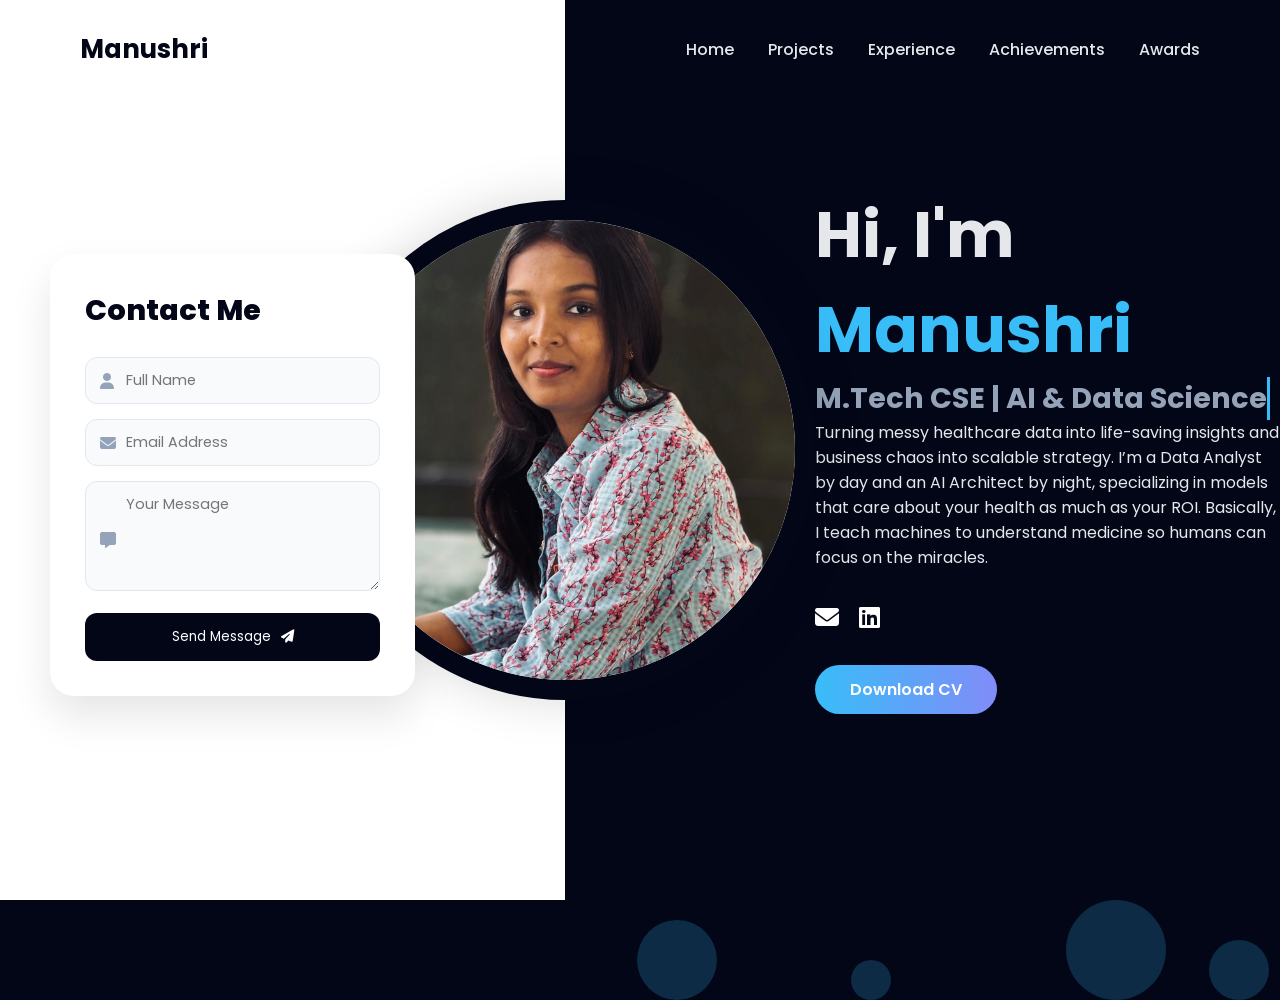
<file: index.html>
<!DOCTYPE html>
<html lang="en">
<head>
    <meta charset="UTF-8">
    <meta name="viewport" content="width=device-width, initial-scale=1.0">
    <title>Manushri Manavalane | Portfolio</title>
    <link rel="stylesheet" href="style.css">
    <link href="https://fonts.googleapis.com/css2?family=Poppins:wght@300;400;600;700&display=swap" rel="stylesheet">
    <link rel="stylesheet" href="https://cdnjs.cloudflare.com/ajax/libs/font-awesome/6.5.0/css/all.min.css">
</head>
<body>

<nav>
    <div class="logo">Manushri</div>
    <div class="nav-links">
        <a href="index.html">Home</a>
        <a href="projects.html">Projects</a>
        <a href="experience.html">Experience</a>
        <a href="achievements.html">Achievements</a>
        <a href="awards.html">Awards</a>
    </div>
</nav>

<section class="hero-split">
    <div class="left-side">
    <div class="contact-container">
        <h3 class="contact-title">Contact Me</h3>
        <form id="contact-form" action="https://formspree.io/f/xaqbevpy" method="POST" class="contact-form">
            <div class="input-box">
                <i class="fa-solid fa-user"></i>
                <input type="text" name="name" placeholder="Full Name" required>
            </div>
            <div class="input-box">
                <i class="fa-solid fa-envelope"></i>
                <input type="email" name="_replyto" placeholder="Email Address" required>
            </div>
            <div class="input-box">
                <i class="fa-solid fa-message"></i>
                <textarea name="message" placeholder="Your Message" rows="4" required></textarea>
            </div>
            <button type="submit" id="submit-btn" class="send-btn">
                <span>Send Message</span>
                <i class="fa-solid fa-paper-plane"></i>
            </button>
            <div id="form-status" class="status-msg"></div>
        </form>
    </div>

    <div class="profile-circle">
        <img src="images/profile.jpg" alt="Manushri Manavalane">
    </div>
</div>

    <div class="profile-circle">
        <img src="images/profile.jpg" alt="Manushri Manavalane">
    </div>
</div>

<script>
    const form = document.getElementById('contact-form');
    const status = document.getElementById('form-status');
    const btn = document.getElementById('submit-btn');

    form.addEventListener("submit", async function(event) {
        event.preventDefault();
        btn.disabled = true;
        btn.innerHTML = "Sending...";
        
        const data = new FormData(event.target);
        fetch(event.target.action, {
            method: form.method,
            body: data,
            headers: { 'Accept': 'application/json' }
        }).then(response => {
            if (response.ok) {
                status.innerHTML = "Thanks! Message sent successfully.";
                status.classList.add("success");
                form.reset();
            } else {
                status.innerHTML = "Oops! There was a problem.";
                status.classList.add("error");
            }
            btn.disabled = false;
            btn.innerHTML = "Send Message <i class='fa-solid fa-paper-plane'></i>";
        }).catch(error => {
            status.innerHTML = "Oops! Error connecting to server.";
            btn.disabled = false;
        });
    });
</script>

    <div class="profile-circle">
        <img src="images/profile.jpg" alt="Manushri Manavalane">
    </div>
</div>

    <div class="right-side">
        <div class="bubbles">
            <div class="bubble"></div>
            <div class="bubble"></div>
            <div class="bubble"></div>
            <div class="bubble"></div>
            <div class="bubble"></div>
        </div>

        <div class="hero-content">
            <h1>Hi, I'm <span>Manushri</span></h1>
            <h2 class="typing-text">M.Tech CSE | AI & Data Science</h2>
            <p>
                Turning messy healthcare data into life-saving insights and business chaos into scalable strategy. I’m a Data Analyst by day and an AI Architect by night, specializing in models that care about your health as much as your ROI. Basically, I teach machines to understand medicine so humans can focus on the miracles.
            </p>
            
            <div class="social-icons">
                <a href="mailto:manushri.m21@gmail.com"><i class="fa-solid fa-envelope"></i></a>
                <a href="https://linkedin.com/in/manushri-manavalane" target="_blank"><i class="fa-brands fa-linkedin"></i></a>
                
            </div>

            <a href="Manushri_CV.pdf" download="Manushri_Manavalane_CV" target="_blank" class="btn-download">
    Download CV
</a>
        </div>
    </div>
</section>

</body>
</html>
</file>
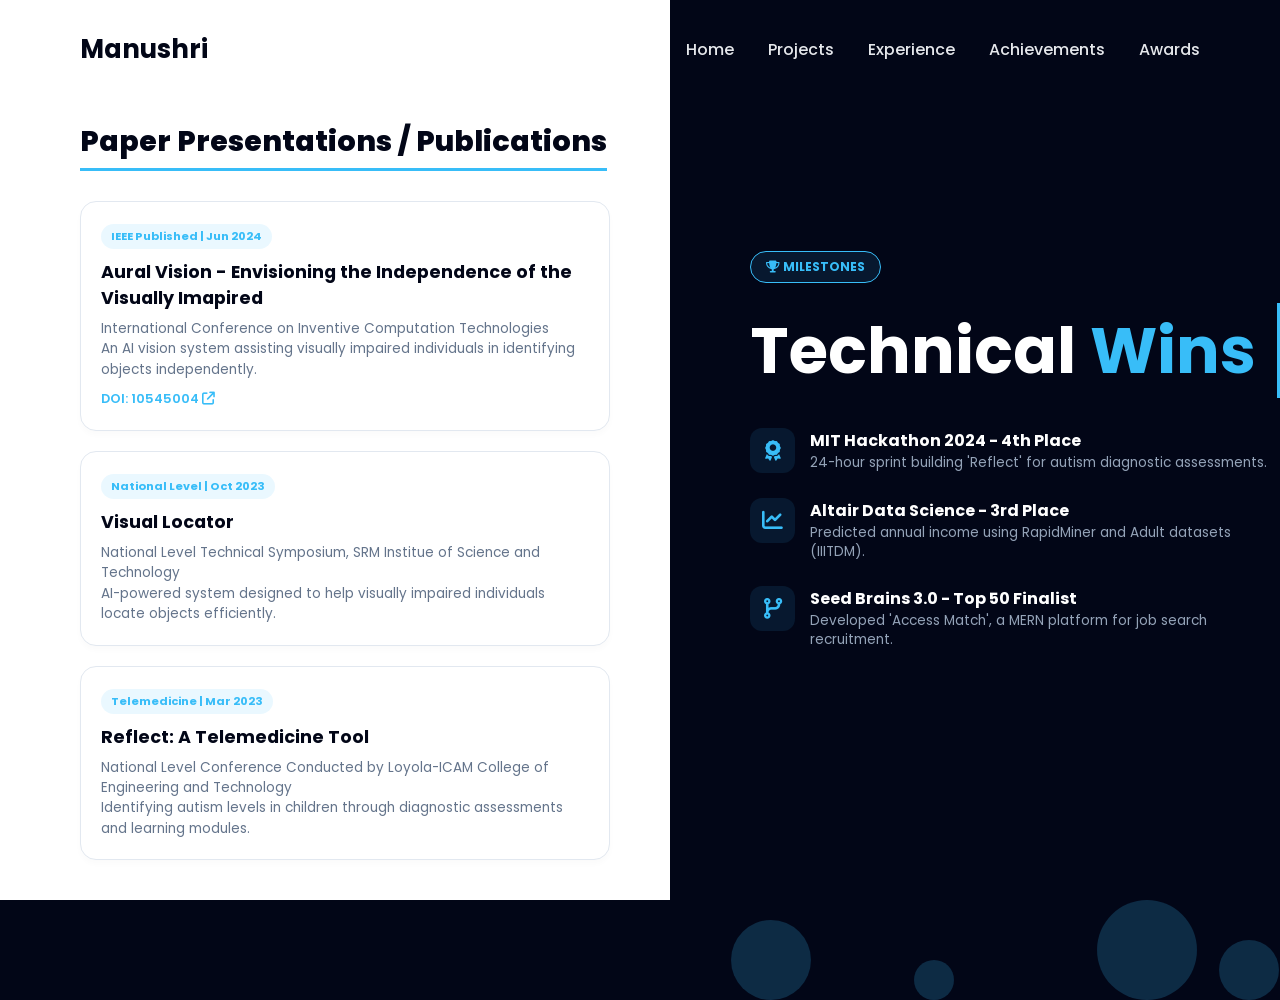
<file: achievements.html>
<!DOCTYPE html>
<html lang="en">
<head>
    <meta charset="UTF-8">
    <meta name="viewport" content="width=device-width, initial-scale=1.0">
    <title>Achievements | Manushri Manavalane</title>
    <link rel="stylesheet" href="style.css">
    <link rel="stylesheet" href="achievements.css">
    <link href="https://fonts.googleapis.com/css2?family=Poppins:wght@300;400;600;700&display=swap" rel="stylesheet">
    <link rel="stylesheet" href="https://cdnjs.cloudflare.com/ajax/libs/font-awesome/6.5.0/css/all.min.css">
</head>
<body class="no-scroll-ach">

<nav class="awards-nav">
    <div class="logo">Manushri</div>
    <div class="nav-links">
        <a href="index.html">Home</a>
        <a href="projects.html">Projects</a>
        <a href="experience.html">Experience</a>
        <a href="achievements.html" class="active">Achievements</a>
        <a href="awards.html">Awards</a>
    </div>
</nav>

<section class="hero-split">
    <div class="left-side ach-container-left">
        <div class="ordered-content">
            <h2 class="section-heading">Paper Presentations / Publications</h2>
            
            <div class="paper-list">
                <div class="paper-card">
                    <div class="paper-info">
                        <span class="paper-tag">IEEE Published | Jun 2024</span>
                        <h4>Aural Vision - Envisioning the Independence of the Visually Imapired</h4>
                        <p>International Conference on Inventive Computation Technologies</p>
                        <p>An AI vision system assisting visually impaired individuals in identifying objects independently.</p>
                        <a href="https://ieeexplore.ieee.org/abstract/document/10545004/" target="_blank" class="paper-link">DOI: 10545004 <i class="fa-solid fa-arrow-up-right-from-square"></i></a>
                    </div>
                </div>

                <div class="paper-card">
                    <div class="paper-info">
                        <span class="paper-tag">National Level | Oct 2023</span>
                        <h4>Visual Locator</h4>
                        <p>National Level Technical Symposium, SRM Institue of Science and Technology</p>
                        <p>AI-powered system designed to help visually impaired individuals locate objects efficiently.</p>
                    </div>
                </div>

                <div class="paper-card">
                    <div class="paper-info">
                        <span class="paper-tag">Telemedicine | Mar 2023</span>
                        <h4>Reflect: A Telemedicine Tool</h4>
                        <p>National Level Conference Conducted by Loyola-ICAM College of Engineering and Technology</p>
                        <p>Identifying autism levels in children through diagnostic assessments and learning modules.</p>
                    </div>
                </div>
            </div>
        </div>
    </div>

    <div class="right-side ach-container-right">
        <div class="bubbles">
            <div class="bubble"></div>
            <div class="bubble"></div>
            <div class="bubble"></div>
            <div class="bubble"></div>
        </div>

        <div class="hero-content">
            <div class="star-pill-static">
                <i class="fa-solid fa-trophy"></i> MILESTONES
            </div>
            <h1 class="ach-typing">Technical <span>Wins</span></h1>
            
            <div class="milestone-list">
                <div class="m-item">
                    <div class="m-icon"><i class="fa-solid fa-award"></i></div>
                    <div class="m-text">
                        <strong>MIT Hackathon 2024 - 4th Place</strong>
                        <p>24-hour sprint building 'Reflect' for autism diagnostic assessments.</p>
                    </div>
                </div>

                <div class="m-item">
                    <div class="m-icon"><i class="fa-solid fa-chart-line"></i></div>
                    <div class="m-text">
                        <strong>Altair Data Science - 3rd Place</strong>
                        <p>Predicted annual income using RapidMiner and Adult datasets (IIITDM).</p>
                    </div>
                </div>

                <div class="m-item">
                    <div class="m-icon"><i class="fa-solid fa-code-branch"></i></div>
                    <div class="m-text">
                        <strong>Seed Brains 3.0 - Top 50 Finalist</strong>
                        <p>Developed 'Access Match', a MERN platform for job search recruitment.</p>
                    </div>
                </div>
            </div>
        </div>
    </div>
</section>

</body>
</html>
</file>
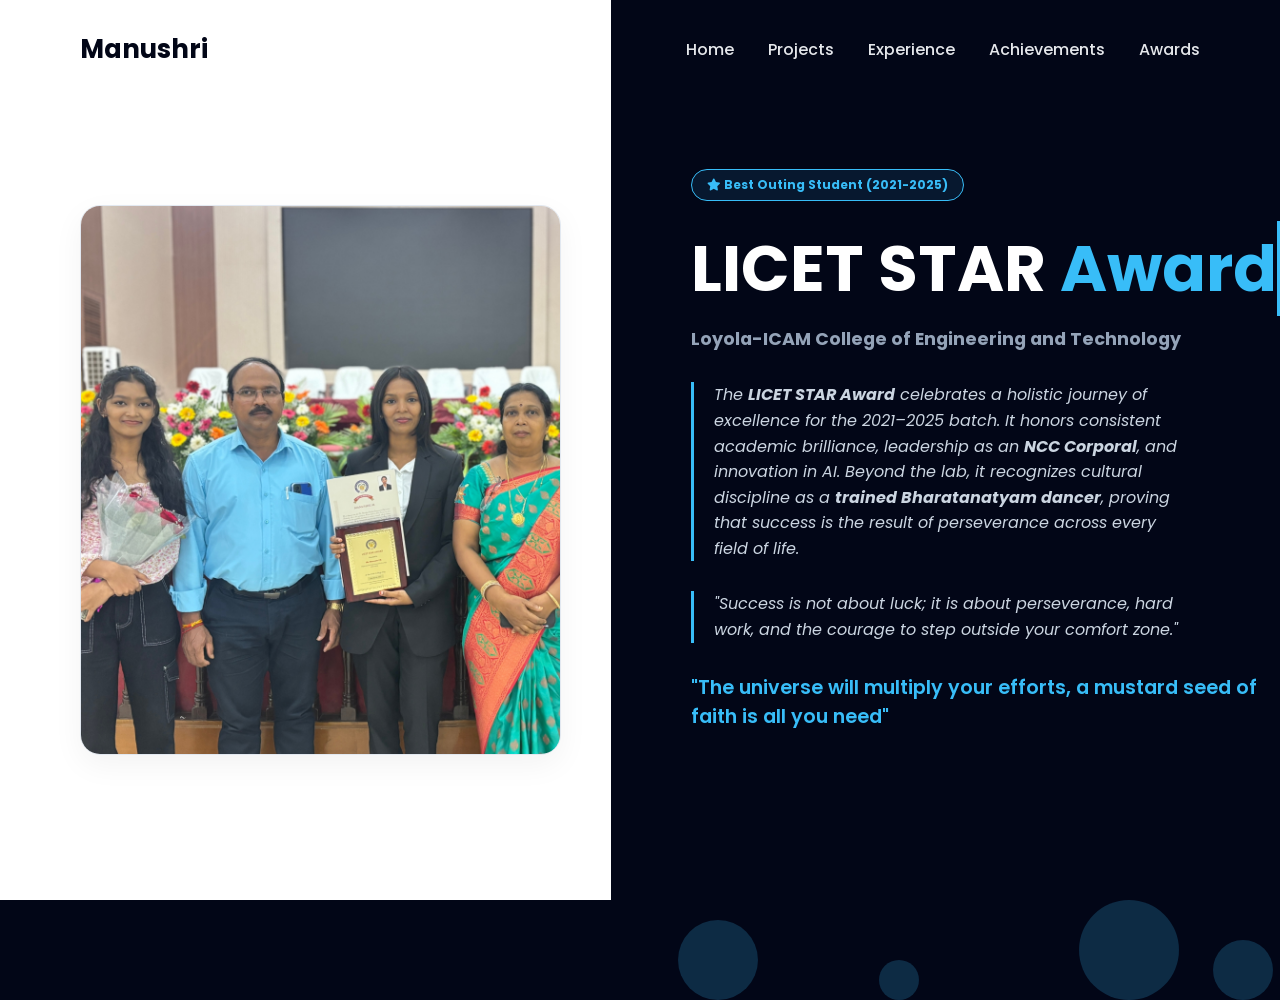
<file: awards.html>
<!DOCTYPE html>
<html lang="en">
<head>
    <meta charset="UTF-8">
    <meta name="viewport" content="width=device-width, initial-scale=1.0">
    <title>Awards | Manushri Manavalane</title>
    <link rel="stylesheet" href="style.css">
    <link href="https://fonts.googleapis.com/css2?family=Poppins:wght@300;400;600;700&display=swap" rel="stylesheet">
    <link rel="stylesheet" href="https://cdnjs.cloudflare.com/ajax/libs/font-awesome/6.5.0/css/all.min.css">
</head>
<body class="no-scroll-awards">

<nav class="awards-nav">
    <div class="logo">Manushri</div>
    <div class="nav-links">
        <a href="index.html">Home</a>
        <a href="projects.html">Projects</a>
        <a href="experience.html">Experience</a>
        <a href="achievements.html">Achievements</a>
        <a href="awards.html" class="active">Awards</a>
    </div>
</nav>

<section class="hero-split">
    <div class="left-side awards-images-container">
    
    <div class="award-image-frame">
        <img src="images/award1.jpg" alt="Award 3">
    </div>
</div>

    <div class="right-side awards-text-side">
        <div class="bubbles">
            <div class="bubble"></div>
            <div class="bubble"></div>
            <div class="bubble"></div>
            <div class="bubble"></div>
            <div class="bubble"></div>
        </div>

        <div class="hero-content">
            <div class="star-pill-static">
                <i class="fa-solid fa-star"></i> Best Outing Student (2021-2025)
            </div>
            <h1 class="award-typing">LICET STAR <span>Award</span></h1>
            <h3 class="college-sub">Loyola-ICAM College of Engineering and Technology</h3>
            <div class="speech-box-right">
        <p>
            The <strong>LICET STAR Award</strong> celebrates a holistic journey of excellence for the 2021–2025 batch. 
            It honors consistent academic brilliance, leadership as an <strong>NCC Corporal</strong>, 
            and innovation in AI. Beyond the lab, it recognizes cultural discipline as a 
            <strong>trained Bharatanatyam dancer</strong>, proving that success is the result of 
            perseverance across every field of life.
        </p>
    </div>
            <div class="speech-box-right">
                <p>"Success is not about luck; it is about perseverance, hard work, and the courage to step outside your comfort zone."</p>
            </div>

            <div class="kural-box-right">
                <p class="tamil">"The universe will multiply your efforts, a mustard seed of faith is all you need"</p>
                
            </div>
        </div>
    </div>
</section>

</body>
</html>
</file>
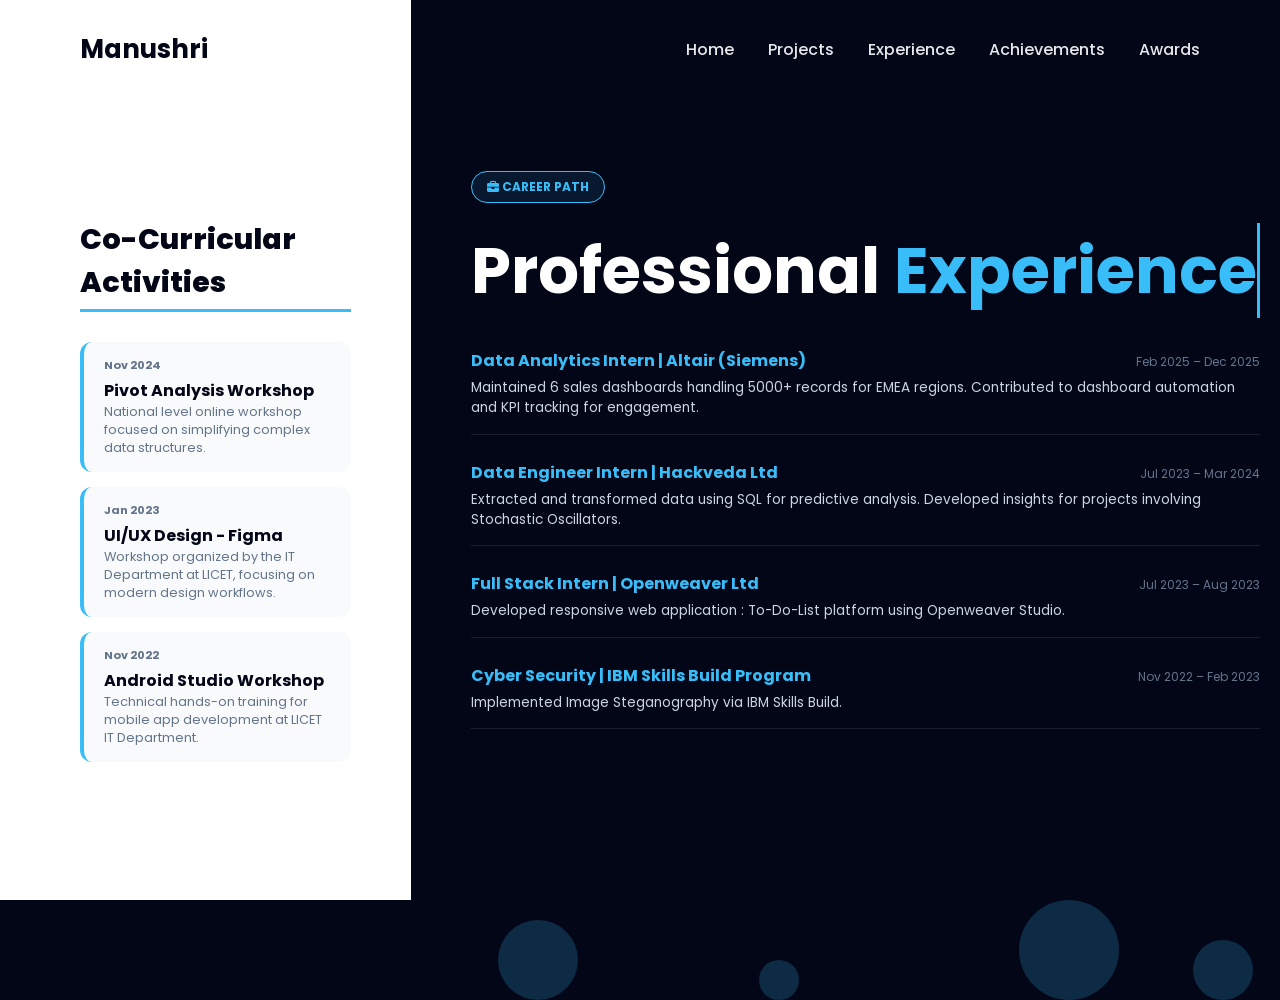
<file: experience.html>
<!DOCTYPE html>
<html lang="en">
<head>
    <meta charset="UTF-8">
    <meta name="viewport" content="width=device-width, initial-scale=1.0">
    <title>Experience | Manushri Manavalane</title>
    <link rel="stylesheet" href="style.css">
    <link rel="stylesheet" href="experience.css">
    <link href="https://fonts.googleapis.com/css2?family=Poppins:wght@300;400;600;700&display=swap" rel="stylesheet">
    <link rel="stylesheet" href="https://cdnjs.cloudflare.com/ajax/libs/font-awesome/6.5.0/css/all.min.css">
</head>
<body class="no-scroll-exp">

<nav class="awards-nav">
    <div class="logo">Manushri</div>
    <div class="nav-links">
        <a href="index.html">Home</a>
        <a href="projects.html">Projects</a>
        <a href="experience.html" class="active">Experience</a>
        <a href="achievements.html">Achievements</a>
        <a href="awards.html">Awards</a>
    </div>
</nav>

<section class="hero-split">
    <div class="left-side exp-container-left">
        <div class="ordered-content">
            <h2 class="section-heading">Co-Curricular Activities</h2>
            
            <div class="activity-list">
                <div class="activity-card">
                    <span class="date-tag">Nov 2024</span>
                    <h4>Pivot Analysis Workshop</h4>
                    <p>National level online workshop focused on simplifying complex data structures.</p>
                </div>

                <div class="activity-card">
                    <span class="date-tag">Jan 2023</span>
                    <h4>UI/UX Design - Figma</h4>
                    <p>Workshop organized by the IT Department at LICET, focusing on modern design workflows.</p>
                </div>

                <div class="activity-card">
                    <span class="date-tag">Nov 2022</span>
                    <h4>Android Studio Workshop</h4>
                    <p>Technical hands-on training for mobile app development at LICET IT Department.</p>
                </div>
            </div>
        </div>
    </div>

    <div class="right-side exp-container-right">
        <div class="bubbles">
            <div class="bubble"></div>
            <div class="bubble"></div>
            <div class="bubble"></div>
            <div class="bubble"></div>
        </div>

        <div class="hero-content scrollable-exp">
            <div class="star-pill-static">
                <i class="fa-solid fa-briefcase"></i> CAREER PATH
            </div>
            <h1 class="exp-typing">Professional <span>Experience</span></h1>
            
            <div class="work-timeline">
                <div class="work-item">
                    <div class="work-header">
                        <strong>Data Analytics Intern | Altair (Siemens)</strong>
                        <span>Feb 2025 – Dec 2025</span>
                    </div>
                    <p>Maintained 6 sales dashboards handling 5000+ records for EMEA regions. Contributed to dashboard automation and KPI tracking for engagement.</p>
                </div>

                <div class="work-item">
                    <div class="work-header">
                        <strong>Data Engineer Intern | Hackveda Ltd</strong>
                        <span>Jul 2023 – Mar 2024</span>
                    </div>
                    <p>Extracted and transformed data using SQL for predictive analysis. Developed insights for projects involving Stochastic Oscillators.</p>
                </div>

                <div class="work-item">
                    <div class="work-header">
                        <strong>Full Stack Intern | Openweaver Ltd</strong>
                        <span>Jul 2023 – Aug 2023</span>
                    </div>
                    <p>Developed responsive web application : To-Do-List platform using Openweaver Studio.</p>
                </div>

                <div class="work-item">
                    <div class="work-header">
                        <strong>Cyber Security | IBM Skills Build Program</strong>
                        <span>Nov 2022 – Feb 2023</span>
                    </div>
                    <p>Implemented Image Steganography via IBM Skills Build.</p>
                </div>
            </div>
        </div>
    </div>
</section>

</body>
</html>
</file>
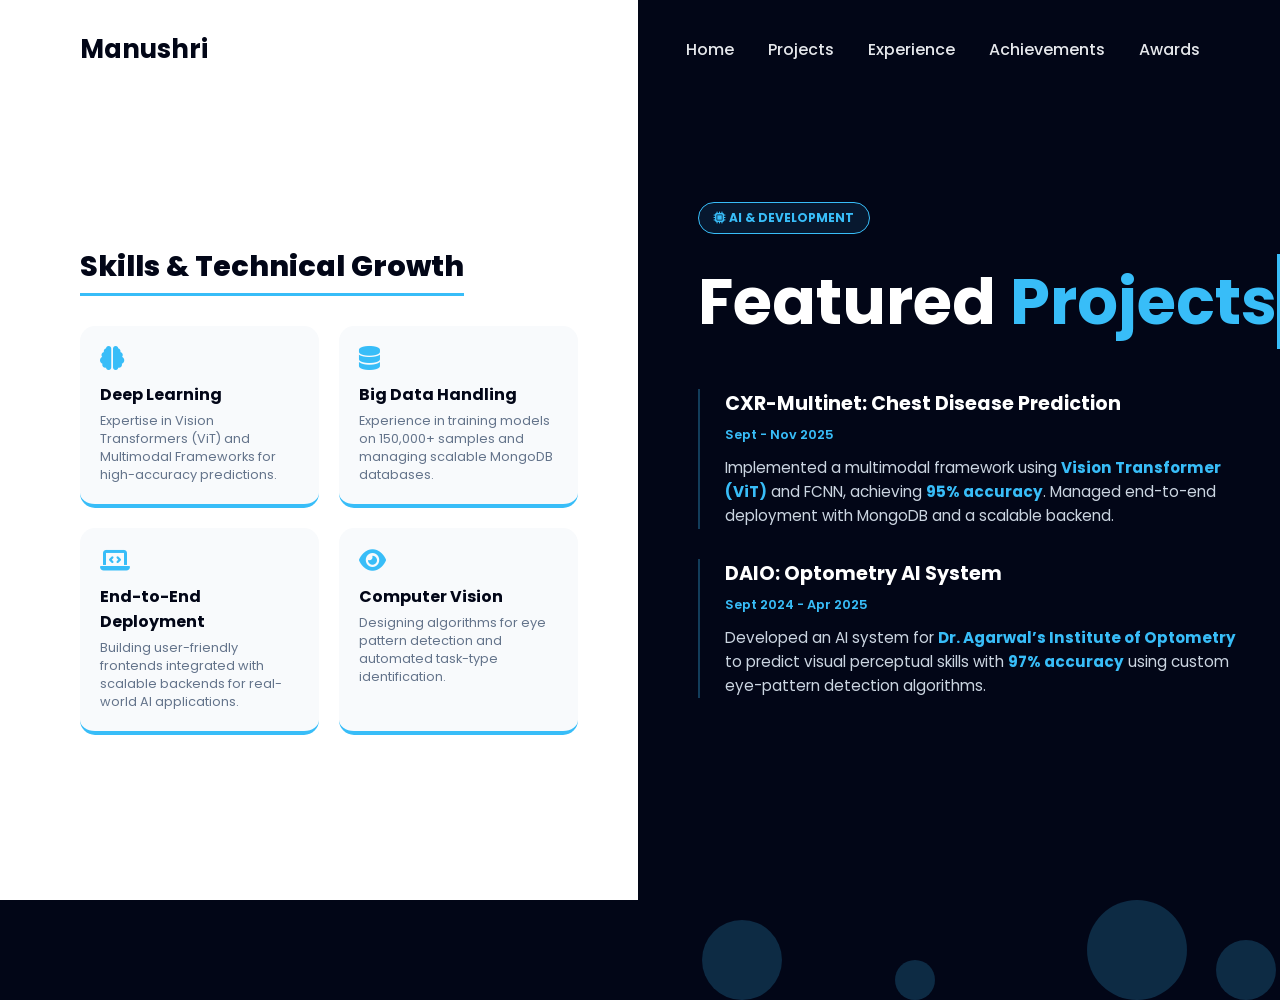
<file: projects.html>
<!DOCTYPE html>
<html lang="en">
<head>
    <meta charset="UTF-8">
    <meta name="viewport" content="width=device-width, initial-scale=1.0">
    <title>Projects | Manushri Manavalane</title>
    <link rel="stylesheet" href="style.css">
    <link rel="stylesheet" href="projects.css">
    <link href="https://fonts.googleapis.com/css2?family=Poppins:wght@300;400;600;700&display=swap" rel="stylesheet">
    <link rel="stylesheet" href="https://cdnjs.cloudflare.com/ajax/libs/font-awesome/6.5.0/css/all.min.css">
</head>
<body class="no-scroll-proj">

<nav class="awards-nav">
    <div class="logo">Manushri</div>
    <div class="nav-links">
        <a href="index.html">Home</a>
        <a href="projects.html" class="active">Projects</a>
        <a href="experience.html">Experience</a>
        <a href="achievements.html">Achievements</a>
        <a href="awards.html">Awards</a>
    </div>
</nav>

<section class="hero-split">
    <div class="left-side proj-container-left">
        <div class="ordered-content">
            <h2 class="section-heading">Skills & Technical Growth</h2>
            
            <div class="skill-grid">
                <div class="skill-card">
                    <i class="fa-solid fa-brain"></i>
                    <h4>Deep Learning</h4>
                    <p>Expertise in Vision Transformers (ViT) and Multimodal Frameworks for high-accuracy predictions.</p>
                </div>

                <div class="skill-card">
                    <i class="fa-solid fa-database"></i>
                    <h4>Big Data Handling</h4>
                    <p>Experience in training models on 150,000+ samples and managing scalable MongoDB databases.</p>
                </div>

                <div class="skill-card">
                    <i class="fa-solid fa-laptop-code"></i>
                    <h4>End-to-End Deployment</h4>
                    <p>Building user-friendly frontends integrated with scalable backends for real-world AI applications.</p>
                </div>

                <div class="skill-card">
                    <i class="fa-solid fa-eye"></i>
                    <h4>Computer Vision</h4>
                    <p>Designing algorithms for eye pattern detection and automated task-type identification.</p>
                </div>
            </div>
        </div>
    </div>

    <div class="right-side proj-container-right">
        <div class="bubbles">
            <div class="bubble"></div>
            <div class="bubble"></div>
            <div class="bubble"></div>
            <div class="bubble"></div>
        </div>

        <div class="hero-content">
            <div class="star-pill-static">
                <i class="fa-solid fa-microchip"></i> AI & DEVELOPMENT
            </div>
            <h1 class="proj-typing">Featured <span>Projects</span></h1>
            
            <div class="project-list">
                <div class="proj-item">
                    <div class="proj-header">
                        <strong>CXR-Multinet: Chest Disease Prediction</strong>
                        <span>Sept - Nov 2025</span>
                    </div>
                    <p>Implemented a multimodal framework using <strong>Vision Transformer (ViT)</strong> and FCNN, achieving <strong>95% accuracy</strong>. Managed end-to-end deployment with MongoDB and a scalable backend.</p>
                </div>

                <div class="proj-item">
                    <div class="proj-header">
                        <strong>DAIO: Optometry AI System</strong>
                        <span>Sept 2024 - Apr 2025</span>
                    </div>
                    <p>Developed an AI system for <strong>Dr. Agarwal’s Institute of Optometry</strong> to predict visual perceptual skills with <strong>97% accuracy</strong> using custom eye-pattern detection algorithms.</p>
                </div>
            </div>
        </div>
    </div>
</section>

</body>
</html>
</file>
<file: style.css>
* {
    margin: 0;
    padding: 0;
    box-sizing: border-box;
    font-family: 'Poppins', sans-serif;
}

body {
    background: #020617;
    color: #e5e7eb;
    overflow-x: hidden;
}

/* --- NAVIGATION --- */
nav {
    display: flex;
    justify-content: space-between;
    align-items: center;
    padding: 30px 80px;
    position: absolute;
    width: 100%;
    z-index: 100;
}

.logo {
    font-size: 1.6rem;
    font-weight: 700;
    color: #020617; 
}

.nav-links a {
    color: #e5e7eb;
    text-decoration: none;
    margin-left: 30px;
    font-weight: 500;
    transition: 0.3s;
}

.nav-links a:hover {
    color: #38bdf8;
}

/* --- HERO SPLIT --- */
.hero-split {
    display: flex;
    height: 100vh;
    width: 100%;
}

.left-side {
    flex: 1;
    background: #ffffff;
    position: relative;
    z-index: 5;
}

.right-side {
    flex: 1;
    background: #020617;
    display: flex;
    align-items: center;
    padding-left: 250px; /* Space for the overlapping circle */
    position: relative;
    z-index: 1;
}

/* --- PROFILE CIRCLE (The Native Look) --- */
.profile-circle {
    width: 500px;
    height: 500px;
    border-radius: 50%;
    border: 20px solid #020617; 
    overflow: hidden;
    position: absolute;
    right: -250px; /* Anchors it exactly on the split line */
    top: 50%;
    transform: translateY(-50%);
    box-shadow: 0 0 50px rgba(0,0,0,0.15);
    background: #fff;
}

.profile-circle img {
    width: 100%;
    height: 100%;
    object-fit: cover;
}

/* --- CONTENT --- */
.hero-content {
    position: relative;
    z-index: 10; /* Ensures text is above bubbles */
}

.hero-content h1 {
    font-size: 4rem;
    font-weight: 700;
}

.hero-content h1 span {
    color: #38bdf8;
}

.typing-text {
    font-size: 1.8rem;
    color: #94a3b8;
    border-right: 3px solid #38bdf8;
    width: fit-content;
    white-space: nowrap;
    overflow: hidden;
    animation: typing 4s steps(30) infinite alternate, blink 0.7s infinite;
}

/* --- BUBBLES (Fixed Visibility) --- */
.bubbles {
    position: absolute;
    top: 0;
    left: 0;
    width: 100%;
    height: 100%;
    z-index: 2; /* Sits between background and text */
    pointer-events: none;
}

.bubble {
    position: absolute;
    bottom: -100px;
    background: rgba(56, 189, 248, 0.2); /* Higher opacity to be seen */
    border-radius: 50%;
    animation: floatUp 10s infinite ease-in;
}

.bubble:nth-child(1) { left: 10%; width: 80px; height: 80px; animation-delay: 0s; }
.bubble:nth-child(2) { left: 40%; width: 40px; height: 40px; animation-delay: 2s; }
.bubble:nth-child(3) { left: 70%; width: 100px; height: 100px; animation-delay: 4s; }
.bubble:nth-child(4) { left: 90%; width: 60px; height: 60px; animation-delay: 1s; }

@keyframes floatUp {
    0% { transform: translateY(0); opacity: 0; }
    30% { opacity: 0.5; }
    100% { transform: translateY(-110vh); opacity: 0; }
}

@keyframes typing { from { width: 0 } to { width: 100% } }
@keyframes blink { 50% { border-color: transparent } }

/* --- SOCIAL & BUTTON --- */
.social-icons { display: flex; gap: 20px; margin: 30px 0; }
.social-icons a { color: white; font-size: 1.5rem; transition: 0.3s; }
.social-icons a:hover { color: #38bdf8; transform: translateY(-5px); }

.btn-download {
    padding: 12px 35px;
    background: linear-gradient(to right, #38bdf8, #818cf8);
    color: white;
    text-decoration: none;
    border-radius: 50px;
    font-weight: 600;
    display: inline-block;
}
/* --- UPDATED CONTACT FORM LAYOUT --- */
.left-side {
    display: flex;
    align-items: center; /* Vertically centers the card */
    justify-content: center; /* Horizontally centers the card in its half */
    padding: 100px 50px 50px 50px; /* Top padding prevents overlap with the logo */
    position: relative;
    z-index: 5;
}

.contact-container {
    width: 100%;
    max-width: 380px;
    padding: 35px;
    background: #ffffff;
    border-radius: 24px;
    /* Added a stronger shadow to make the card "pop" from the white background */
    box-shadow: 0 20px 40px rgba(0, 0, 0, 0.1);
    z-index: 20;
    position: relative;
    margin-right: 100px; /* Pushes the card away from the profile circle line */
}

.contact-title {
    font-size: 1.8rem;
    color: #020617;
    margin-bottom: 25px;
    font-weight: 800;
    text-align: left;
}

.input-box {
    position: relative;
    margin-bottom: 15px;
}

/* Positioning icons inside the boxes */
.input-box i {
    position: absolute;
    left: 15px;
    top: 50%;
    transform: translateY(-50%);
    color: #94a3b8;
}

.input-box textarea ~ i {
    top: 25px;
}

.input-box input, 
.input-box textarea {
    width: 100%;
    padding: 12px 15px 12px 40px;
    border: 1px solid #e2e8f0;
    border-radius: 12px;
    background: #f8fafc;
    font-size: 0.9rem;
    outline: none;
}

.send-btn {
    width: 100%;
    padding: 14px;
    background: #020617;
    color: white;
    border: none;
    border-radius: 12px;
    display: flex;
    justify-content: center;
    align-items: center;
    gap: 10px;
    cursor: pointer;
    transition: 0.3s;
}

.send-btn:hover {
    background: #38bdf8;
}

/* Ensure Logo and Nav don't overlap the card */
nav {
    z-index: 100;
}

.logo {
    color: #020617 !important;
    font-weight: 700;
}

/* Responsive fix: If the screen is too small, stack them */
@media (max-width: 1200px) {
    .contact-container {
        margin-right: 150px; /* Increased margin for mid-sized screens */
        max-width: 320px;
    }
}
/* --- AWARDS PAGE: INVERTED HOMOGENEOUS LOOK --- */

.no-scroll-awards {
    overflow: hidden;
    height: 100vh;
    background: #020617;
}

/* White Side Image Grid */
.awards-images-container {
    display: flex;
    flex-direction: column;
    justify-content: center;
    gap: 20px;
    padding: 100px 50px 40px 80px;
}

.award-image-frame {
    flex: 1;
    width: 100%;
    max-height: 550px;
    border-radius: 20px;
    overflow: hidden;
    border: 1px solid #e2e8f0;
    box-shadow: 0 10px 30px rgba(0,0,0,0.05);
}

.award-image-frame img {
    width: 100%;
    height: 100%;
    object-fit: cover;
    transition: transform 0.5s ease; /* Hover zoom effect */
}

.award-image-frame:hover img {
    transform: scale(1.1); /* Slight zoom on hover */
}

/* Navigation Visibility on Split */
.awards-nav {
    background: transparent;
    border: none;
}

.awards-nav .logo { color: #020617 !important; }
.awards-nav .nav-links a { color: #e5e7eb; }

/* Right Side Text Content */
.awards-text-side {
    padding-left: 80px !important;
}

.star-pill-static {
    display: inline-block;
    padding: 6px 15px;
    background: rgba(56, 189, 248, 0.1);
    color: #38bdf8;
    border: 1px solid #38bdf8;
    border-radius: 50px;
    font-size: 0.75rem;
    font-weight: 700;
    margin-bottom: 20px;
}

/* Typing Animation for Award Name */
.award-typing {
    font-size: 3.2rem;
    color: #ffffff;
    border-right: 3px solid #38bdf8;
    width: fit-content;
    white-space: nowrap;
    overflow: hidden;
    animation: typing 3.5s steps(25) forwards, blink 0.7s infinite;
}

.college-sub {
    color: #94a3b8;
    font-size: 1.1rem;
    margin: 10px 0 30px;
}

.speech-box-right {
    border-left: 3px solid #38bdf8;
    padding-left: 20px;
    margin-bottom: 30px;
    max-width: 500px;
}

.speech-box-right p {
    font-style: italic;
    color: #cbd5e1;
    font-size: 1rem;
    line-height: 1.6;
}

.kural-box-right .tamil {
    color: #38bdf8;
    font-size: 1.2rem;
    font-weight: 600;
}

.kural-box-right .translation {
    color: #64748b;
    font-size: 0.85rem;
    margin-top: 5px;
}

/* Responsive Fixes */
@media (max-height: 850px) {
    .award-typing { font-size: 2.5rem; }
    .award-image-frame { max-height: 280px; }
}

@media (max-width: 900px) {
    .no-scroll-awards { overflow-y: auto; height: auto; }
    .hero-split { flex-direction: column; height: auto; }
    .award-typing { white-space: normal; width: auto; border: none; animation: none; }
}
</file>
<file: achievements.css>
/* --- ACHIEVEMENTS PAGE: ORDERED LIST STYLE --- */

.no-scroll-ach {
    overflow: hidden;
    height: 100vh;
}

/* LEFT SIDE: Paper Presentations */
.ach-container-left {
    padding: 120px 60px 40px 80px !important; /* Extra top padding for Nav */
    display: flex;
    flex-direction: column;
    justify-content: center;
}

.section-heading {
    font-size: 1.8rem;
    color: #020617;
    font-weight: 800;
    margin-bottom: 30px;
    border-bottom: 3px solid #38bdf8;
    width: fit-content;
    padding-bottom: 5px;
}

.paper-list {
    display: flex;
    flex-direction: column;
    gap: 20px;
}

.paper-card {
    background: #ffffff;
    padding: 20px;
    border-radius: 16px;
    border: 1px solid #e2e8f0;
    transition: all 0.3s ease;
    box-shadow: 0 4px 6px rgba(0,0,0,0.02);
}

.paper-card:hover {
    transform: translateX(10px); /* Subtle slide right on hover */
    border-color: #38bdf8;
    box-shadow: 0 10px 20px rgba(0,0,0,0.05);
}

.paper-tag {
    font-size: 0.7rem;
    font-weight: 700;
    color: #38bdf8;
    background: rgba(56, 189, 248, 0.1);
    padding: 4px 10px;
    border-radius: 50px;
    display: inline-block;
    margin-bottom: 10px;
}

.paper-card h4 {
    color: #020617;
    font-size: 1.1rem;
    margin-bottom: 8px;
}

.paper-card p {
    color: #64748b;
    font-size: 0.85rem;
    line-height: 1.5;
}

.paper-link {
    display: inline-block;
    margin-top: 10px;
    color: #38bdf8;
    font-size: 0.8rem;
    text-decoration: none;
    font-weight: 600;
}

/* RIGHT SIDE: Technical Wins (Matching Homogeneity) */
.ach-container-right {
    padding-left: 80px !important;
}

.ach-typing {
    font-size: 3.2rem;
    color: #ffffff;
    border-right: 3px solid #38bdf8;
    width: fit-content;
    white-space: nowrap;
    overflow: hidden;
    animation: typing 3.5s steps(25) forwards, blink 0.7s infinite;
}

.milestone-list {
    margin-top: 30px;
    display: flex;
    flex-direction: column;
    gap: 25px;
}

.m-item {
    display: flex;
    gap: 15px;
}

.m-icon {
    font-size: 1.3rem;
    color: #38bdf8;
    background: rgba(56, 189, 248, 0.1);
    min-width: 45px;
    height: 45px;
    border-radius: 12px;
    display: flex;
    align-items: center;
    justify-content: center;
}

.m-text strong {
    color: #ffffff;
    font-size: 1rem;
    display: block;
}

.m-text p {
    color: #94a3b8;
    font-size: 0.85rem;
    line-height: 1.4;
}

/* Responsive Scaling */
@media (max-height: 800px) {
    .section-heading { font-size: 1.5rem; margin-bottom: 20px; }
    .paper-card { padding: 15px; }
    .ach-typing { font-size: 2.6rem; }
}
</file>
<file: experience.css>
/* --- EXPERIENCE PAGE STYLING --- */

.no-scroll-exp {
    overflow: hidden;
    height: 100vh;
}

/* LEFT SIDE: Co-Curricular */
.exp-container-left {
    padding: 120px 60px 40px 80px !important;
    display: flex;
    flex-direction: column;
    justify-content: center;
}

.section-heading {
    font-size: 1.8rem;
    color: #020617;
    font-weight: 800;
    margin-bottom: 30px;
    border-bottom: 3px solid #38bdf8;
    width: fit-content;
    padding-bottom: 5px;
}

.activity-list {
    display: flex;
    flex-direction: column;
    gap: 15px;
}

.activity-card {
    background: #f8fafc;
    padding: 15px 20px;
    border-radius: 12px;
    border-left: 4px solid #38bdf8;
    transition: 0.3s;
}

.activity-card:hover {
    background: #ffffff;
    transform: translateX(10px);
    box-shadow: 0 5px 15px rgba(0,0,0,0.05);
}

.date-tag {
    font-size: 0.7rem;
    font-weight: 700;
    color: #64748b;
    display: block;
    margin-bottom: 4px;
}

.activity-card h4 {
    font-size: 1rem;
    color: #020617;
}

.activity-card p {
    font-size: 0.8rem;
    color: #64748b;
}

/* RIGHT SIDE: Professional Experience */
.exp-container-right {
    padding-left: 60px !important;
}

.exp-typing {
    font-size: 3rem;
    color: #ffffff;
    border-right: 3px solid #38bdf8;
    width: fit-content;
    white-space: nowrap;
    overflow: hidden;
    animation: typing 3.5s steps(25) forwards, blink 0.7s infinite;
}

/* Internal scroll for long text while keeping page fixed */
.scrollable-exp {
    max-height: 80vh;
    overflow-y: auto;
    padding-right: 20px;
}

.scrollable-exp::-webkit-scrollbar { width: 0px; } /* Hide scrollbar for aesthetics */

.work-timeline {
    margin-top: 30px;
    display: flex;
    flex-direction: column;
    gap: 25px;
}

.work-item {
    border-bottom: 1px solid rgba(255,255,255,0.1);
    padding-bottom: 15px;
}

.work-header {
    display: flex;
    justify-content: space-between;
    align-items: baseline;
    margin-bottom: 5px;
}

.work-header strong {
    color: #38bdf8;
    font-size: 1rem;
}

.work-header span {
    color: #64748b;
    font-size: 0.75rem;
}

.work-item p {
    color: #cbd5e1;
    font-size: 0.85rem;
    line-height: 1.5;
}

/* Responsive */
@media (max-height: 800px) {
    .exp-typing { font-size: 2.4rem; }
    .work-timeline { gap: 15px; }
    .section-heading { font-size: 1.5rem; }
}
</file>
<file: projects.css>
/* --- PROJECTS PAGE STYLING --- */

.no-scroll-proj {
    overflow: hidden;
    height: 100vh;
}

/* LEFT SIDE: Skills Grid */
.proj-container-left {
    padding: 120px 60px 40px 80px !important;
    display: flex;
    flex-direction: column;
    justify-content: center;
}

.section-heading {
    font-size: 1.8rem;
    color: #020617;
    font-weight: 800;
    margin-bottom: 30px;
    border-bottom: 3px solid #38bdf8;
    width: fit-content;
    padding-bottom: 5px;
}

.skill-grid {
    display: grid;
    grid-template-columns: 1fr 1fr;
    gap: 20px;
}

.skill-card {
    background: #f8fafc;
    padding: 20px;
    border-radius: 15px;
    border-bottom: 4px solid #38bdf8;
    transition: 0.3s ease;
}

.skill-card:hover {
    background: #ffffff;
    transform: translateY(-5px);
    box-shadow: 0 10px 20px rgba(0,0,0,0.05);
}

.skill-card i {
    color: #38bdf8;
    font-size: 1.5rem;
    margin-bottom: 12px;
}

.skill-card h4 {
    color: #020617;
    font-size: 1rem;
    margin-bottom: 5px;
}

.skill-card p {
    color: #64748b;
    font-size: 0.8rem;
    line-height: 1.4;
}

/* RIGHT SIDE: Projects List */
.proj-container-right {
    padding-left: 60px !important;
}

.proj-typing {
    font-size: 3.2rem;
    color: #ffffff;
    border-right: 3px solid #38bdf8;
    width: fit-content;
    white-space: nowrap;
    overflow: hidden;
    animation: typing 3.5s steps(25) forwards, blink 0.7s infinite;
}

.proj-typing span { color: #38bdf8; }

.project-list {
    margin-top: 40px;
    display: flex;
    flex-direction: column;
    gap: 30px;
}

.proj-item {
    border-left: 2px solid rgba(56, 189, 248, 0.3);
    padding-left: 25px;
    max-width: 550px;
}

.proj-header {
    margin-bottom: 10px;
}

.proj-header strong {
    display: block;
    color: #ffffff;
    font-size: 1.2rem;
    margin-bottom: 3px;
}

.proj-header span {
    color: #38bdf8;
    font-size: 0.8rem;
    font-weight: 600;
}

.proj-item p {
    color: #cbd5e1;
    font-size: 0.95rem;
    line-height: 1.6;
}

.proj-item p strong {
    color: #38bdf8;
    display: inline;
}

/* Responsive Scaling */
@media (max-height: 850px) {
    .proj-typing { font-size: 2.6rem; }
    .skill-grid { gap: 15px; }
    .skill-card { padding: 15px; }
    .project-list { gap: 20px; }
}
</file>
